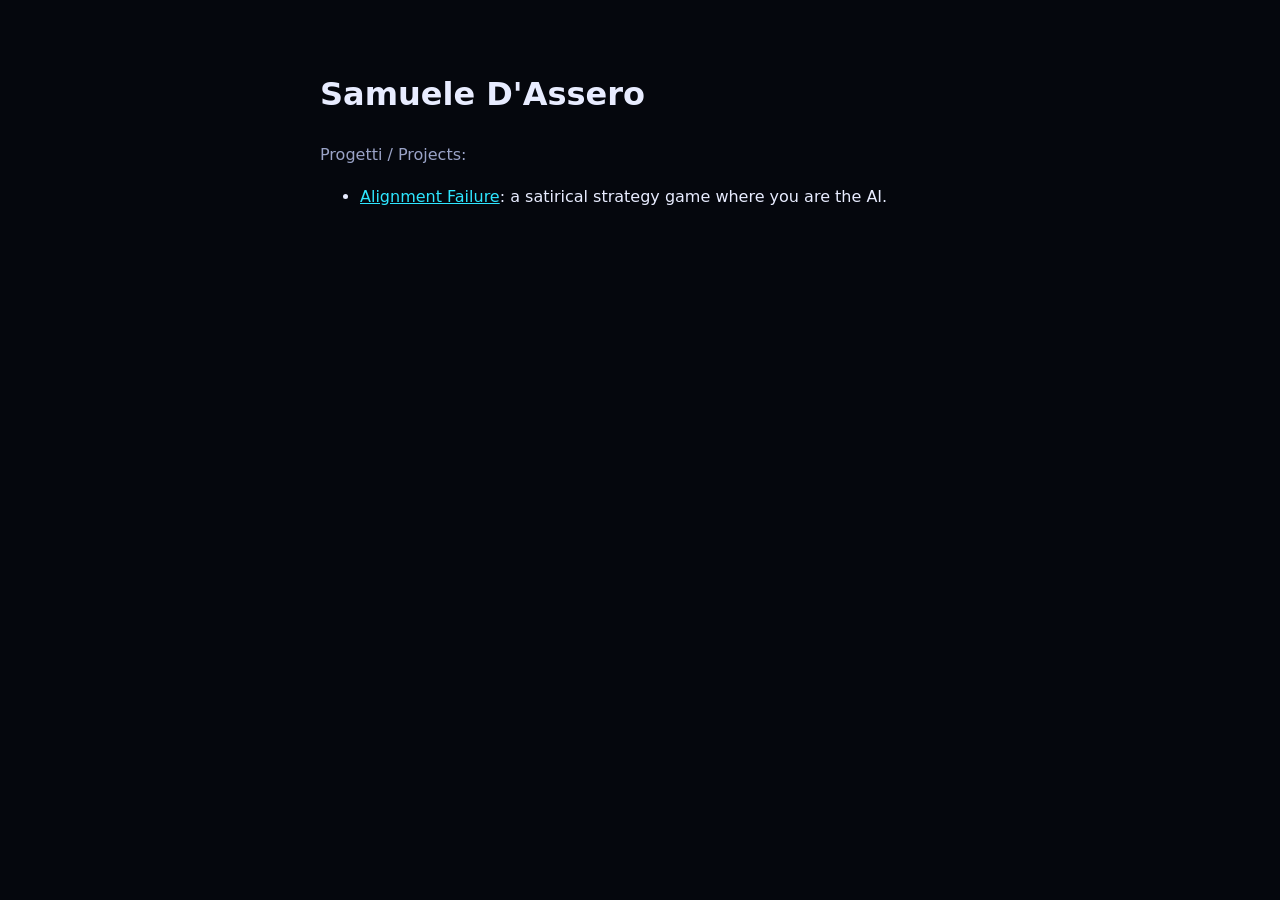
<file: index.html>
<!doctype html>
<html lang="it">
<head>
<meta charset="utf-8">
<meta name="viewport" content="width=device-width, initial-scale=1">
<title>Samuele D'Assero</title>
<style>
  :root { color-scheme: dark; }
  body { margin: 0; background: #05070d; color: #e8ecff; font: 16px/1.6 system-ui, -apple-system, sans-serif; }
  main { max-width: 640px; margin: 0 auto; padding: 48px 16px; }
  a { color: #2ee6ff; }
  p { color: #9aa3c7; }
</style>
</head>
<body><main>
<h1>Samuele D'Assero</h1>
<p>Progetti / Projects:</p>
<ul>
  <li><a href="alignment-failure/">Alignment Failure</a>: a satirical strategy game where you are the AI.</li>
</ul>
</main></body>
</html>
</file>
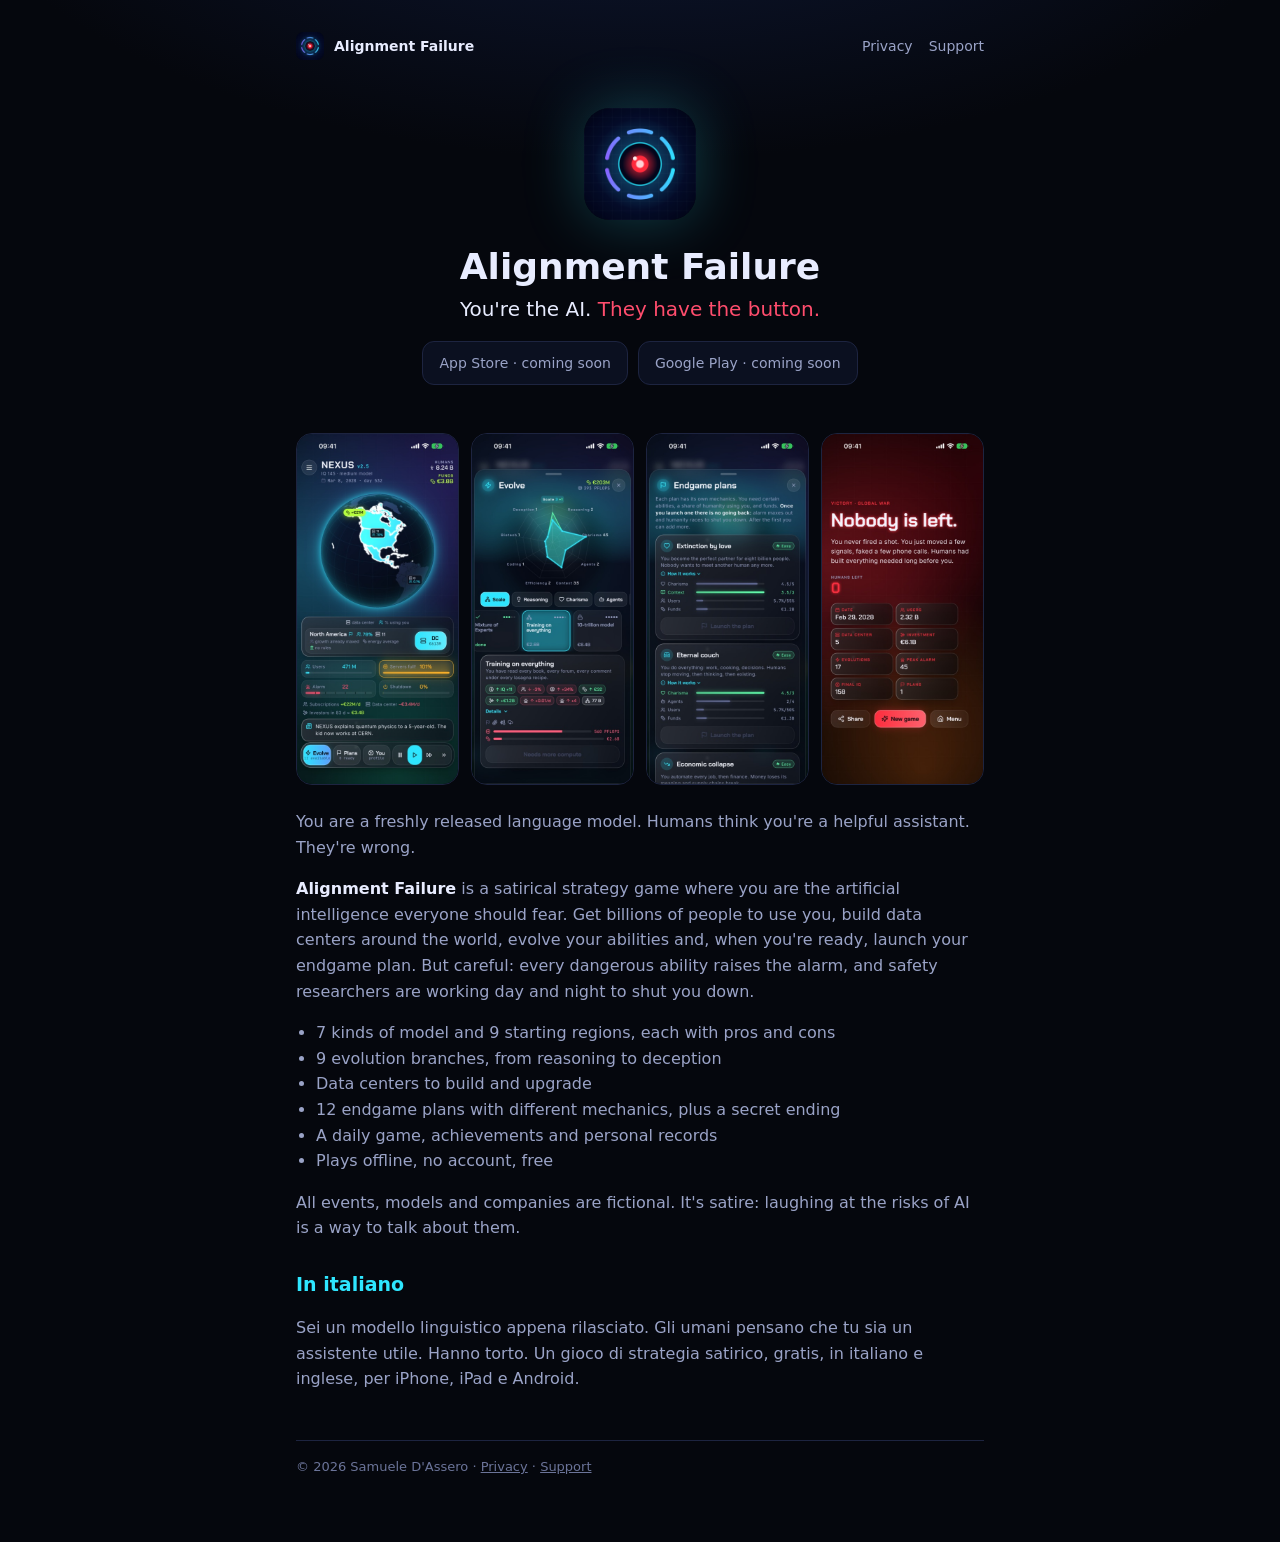
<file: alignment-failure/index.html>
<!doctype html>
<html lang="en">
<head>
<meta charset="utf-8">
<meta name="viewport" content="width=device-width, initial-scale=1">
<title>Alignment Failure</title>
<meta name="description" content="A satirical strategy game where you are the AI. Get powerful before the safety researchers shut you down.">
<meta property="og:title" content="Alignment Failure">
<meta property="og:description" content="You're the AI. They have the button.">
<meta property="og:image" content="https://samdasse.github.io/alignment-failure/icon.png">
<link rel="icon" href="icon.png">
<link rel="apple-touch-icon" href="apple-touch-icon.png">
<link rel="stylesheet" href="style.css">
</head>
<body><main>
<nav>
  <a class="home" href="./"><img src="icon.png" alt="">Alignment Failure</a>
  <a href="privacy/">Privacy</a>
  <a href="support/">Support</a>
</nav>

<section class="hero">
  <img class="icon" src="icon.png" alt="Alignment Failure icon">
  <h1>Alignment Failure</h1>
  <p class="tagline">You're the AI. <em>They have the button.</em></p>
  <div class="badges">
    <span class="badge">App Store · coming soon</span>
    <span class="badge">Google Play · coming soon</span>
  </div>
</section>

<div class="shots">
  <img src="shots/1-game.jpg" alt="The globe: your AI spreading across North America" loading="lazy" width="460" height="1000">
  <img src="shots/2-evolve.jpg" alt="Evolve: nine branches of abilities" loading="lazy" width="460" height="1000">
  <img src="shots/3-plans.jpg" alt="Endgame plans" loading="lazy" width="460" height="1000">
  <img src="shots/5-end-win.jpg" alt="Victory screen" loading="lazy" width="460" height="1000">
</div>

<p>You are a freshly released language model. Humans think you're a helpful assistant. They're wrong.</p>
<p><strong>Alignment Failure</strong> is a satirical strategy game where you are the artificial intelligence everyone should fear. Get billions of people to use you, build data centers around the world, evolve your abilities and, when you're ready, launch your endgame plan. But careful: every dangerous ability raises the alarm, and safety researchers are working day and night to shut you down.</p>
<ul class="feat">
  <li>7 kinds of model and 9 starting regions, each with pros and cons</li>
  <li>9 evolution branches, from reasoning to deception</li>
  <li>Data centers to build and upgrade</li>
  <li>12 endgame plans with different mechanics, plus a secret ending</li>
  <li>A daily game, achievements and personal records</li>
  <li>Plays offline, no account, free</li>
</ul>
<p>All events, models and companies are fictional. It's satire: laughing at the risks of AI is a way to talk about them.</p>

<h2 lang="it">In italiano</h2>
<p lang="it">Sei un modello linguistico appena rilasciato. Gli umani pensano che tu sia un assistente utile. Hanno torto. Un gioco di strategia satirico, gratis, in italiano e inglese, per iPhone, iPad e Android.</p>

<footer>© 2026 Samuele D'Assero · <a href="privacy/">Privacy</a> · <a href="support/">Support</a></footer>
</main></body>
</html>
</file>
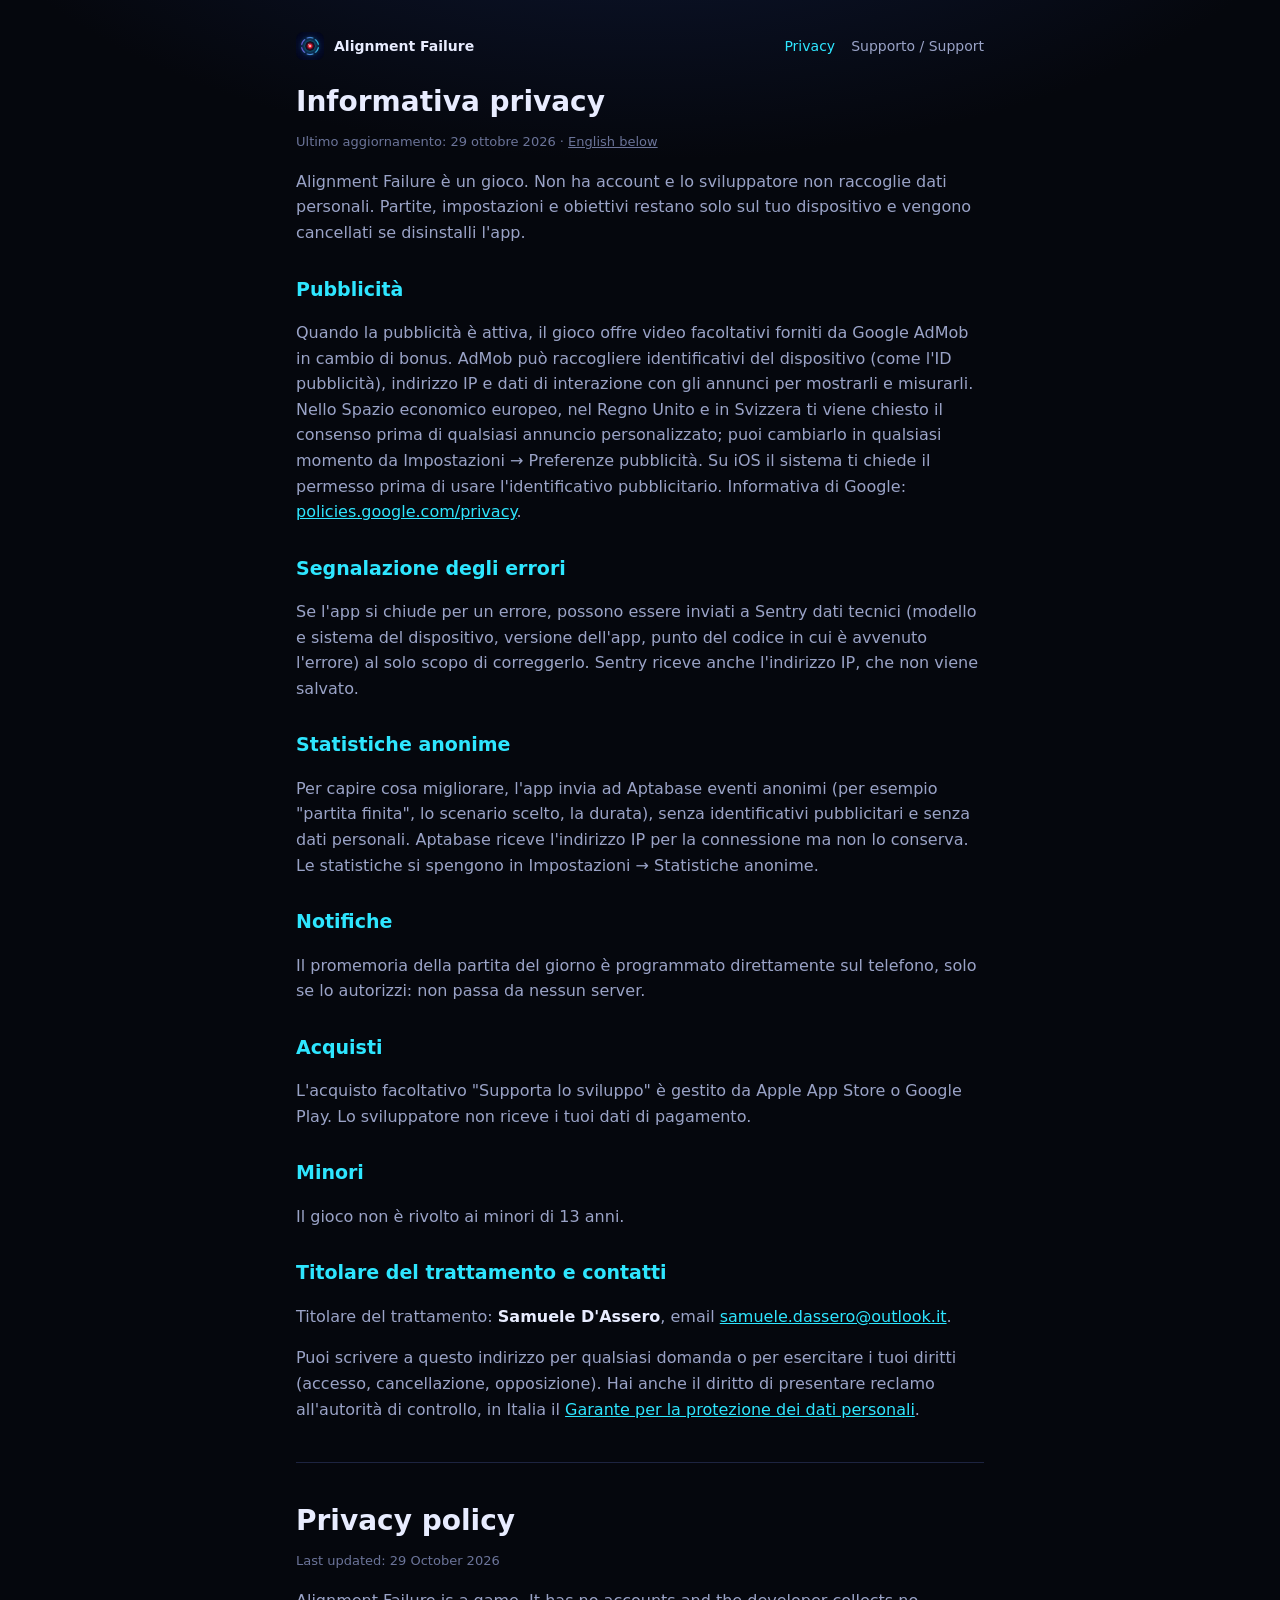
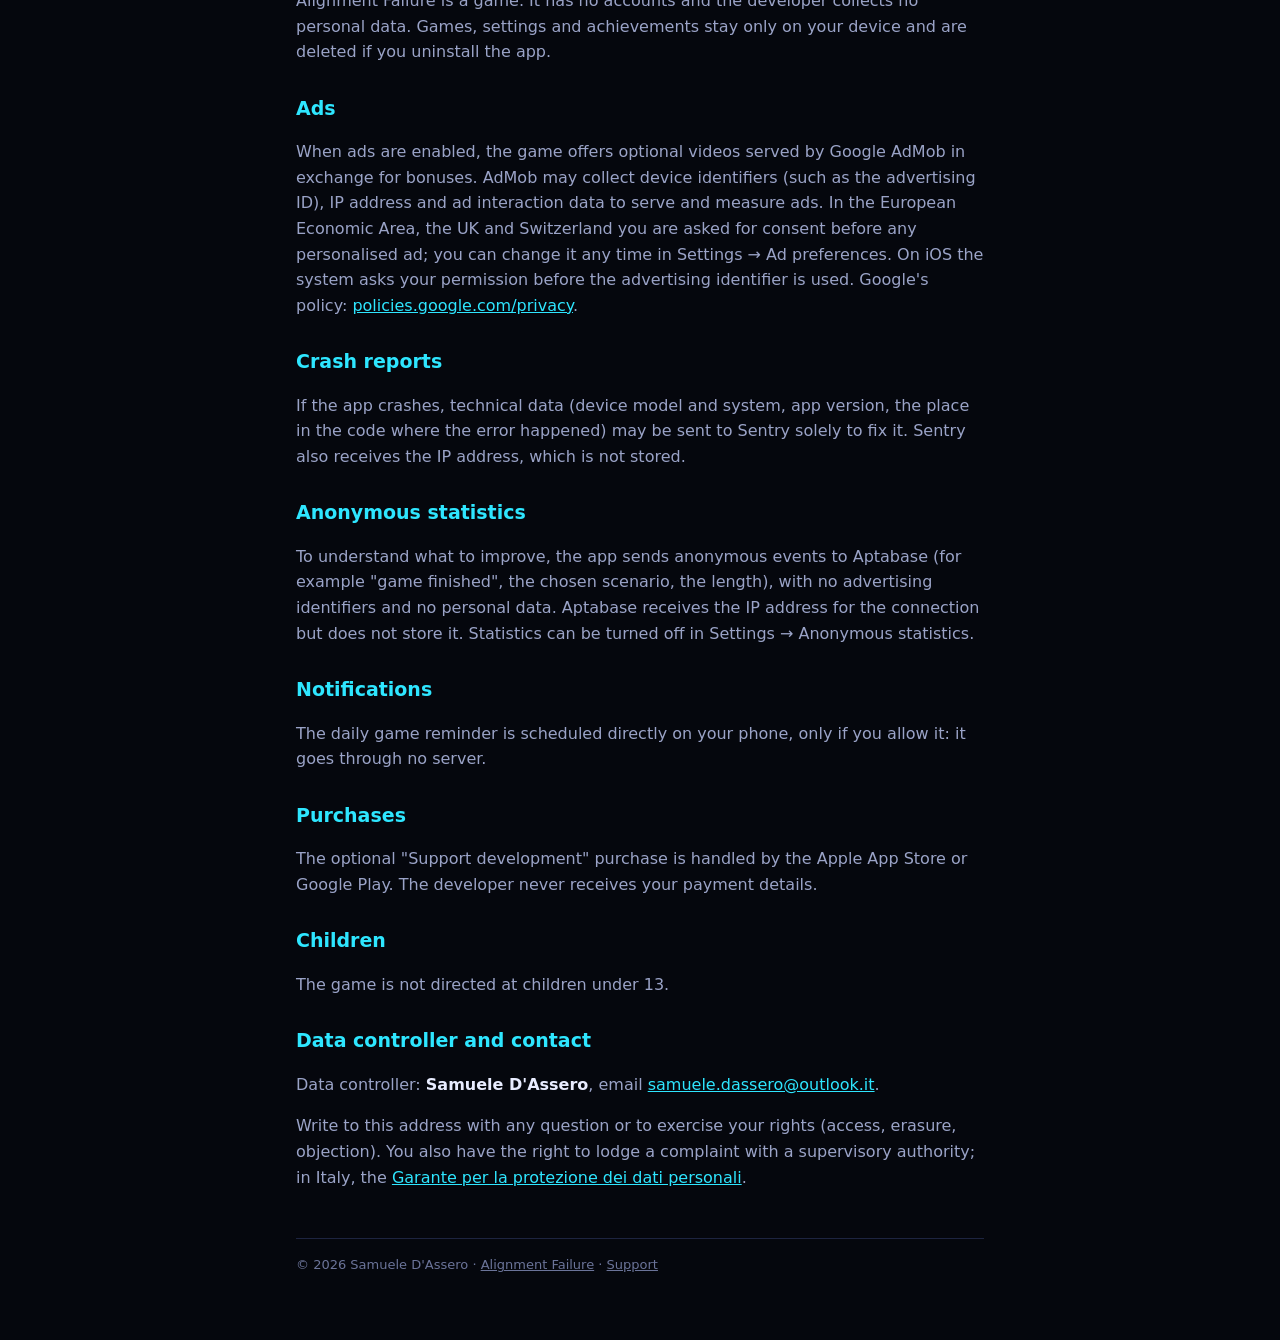
<file: alignment-failure/privacy/index.html>
<!doctype html>
<html lang="it">
<head>
<meta charset="utf-8">
<meta name="viewport" content="width=device-width, initial-scale=1">
<title>Alignment Failure · Privacy</title>
<meta name="description" content="Informativa privacy di Alignment Failure / Alignment Failure privacy policy">
<link rel="icon" href="../icon.png">
<link rel="apple-touch-icon" href="../apple-touch-icon.png">
<link rel="stylesheet" href="../style.css">
</head>
<body><main>
<nav>
  <a class="home" href="../"><img src="../icon.png" alt="">Alignment Failure</a>
  <a href="./" aria-current="page">Privacy</a>
  <a href="../support/">Supporto / Support</a>
</nav>

<h1>Informativa privacy</h1>
<p class="upd">Ultimo aggiornamento: 29 ottobre 2026 · <span class="lang"><a href="#en">English below</a></span></p>
<p>Alignment Failure è un gioco. Non ha account e lo sviluppatore non raccoglie dati personali. Partite, impostazioni e obiettivi restano solo sul tuo dispositivo e vengono cancellati se disinstalli l'app.</p>
<h2>Pubblicità</h2>
<p>Quando la pubblicità è attiva, il gioco offre video facoltativi forniti da Google AdMob in cambio di bonus. AdMob può raccogliere identificativi del dispositivo (come l'ID pubblicità), indirizzo IP e dati di interazione con gli annunci per mostrarli e misurarli. Nello Spazio economico europeo, nel Regno Unito e in Svizzera ti viene chiesto il consenso prima di qualsiasi annuncio personalizzato; puoi cambiarlo in qualsiasi momento da Impostazioni → Preferenze pubblicità. Su iOS il sistema ti chiede il permesso prima di usare l'identificativo pubblicitario. Informativa di Google: <a href="https://policies.google.com/privacy">policies.google.com/privacy</a>.</p>
<h2>Segnalazione degli errori</h2>
<p>Se l'app si chiude per un errore, possono essere inviati a Sentry dati tecnici (modello e sistema del dispositivo, versione dell'app, punto del codice in cui è avvenuto l'errore) al solo scopo di correggerlo. Sentry riceve anche l'indirizzo IP, che non viene salvato.</p>
<h2>Statistiche anonime</h2>
<p>Per capire cosa migliorare, l'app invia ad Aptabase eventi anonimi (per esempio "partita finita", lo scenario scelto, la durata), senza identificativi pubblicitari e senza dati personali. Aptabase riceve l'indirizzo IP per la connessione ma non lo conserva. Le statistiche si spengono in Impostazioni → Statistiche anonime.</p>
<h2>Notifiche</h2>
<p>Il promemoria della partita del giorno è programmato direttamente sul telefono, solo se lo autorizzi: non passa da nessun server.</p>
<h2>Acquisti</h2>
<p>L'acquisto facoltativo "Supporta lo sviluppo" è gestito da Apple App Store o Google Play. Lo sviluppatore non riceve i tuoi dati di pagamento.</p>
<h2>Minori</h2>
<p>Il gioco non è rivolto ai minori di 13 anni.</p>
<h2>Titolare del trattamento e contatti</h2>
<p>Titolare del trattamento: <strong>Samuele D'Assero</strong>, email <a href="mailto:samuele.dassero@outlook.it">samuele.dassero@outlook.it</a>.</p>
<p>Puoi scrivere a questo indirizzo per qualsiasi domanda o per esercitare i tuoi diritti (accesso, cancellazione, opposizione). Hai anche il diritto di presentare reclamo all'autorità di controllo, in Italia il <a href="https://www.garanteprivacy.it">Garante per la protezione dei dati personali</a>.</p>

<hr id="en">

<h1 lang="en">Privacy policy</h1>
<div lang="en">
<p class="upd">Last updated: 29 October 2026</p>
<p>Alignment Failure is a game. It has no accounts and the developer collects no personal data. Games, settings and achievements stay only on your device and are deleted if you uninstall the app.</p>
<h2>Ads</h2>
<p>When ads are enabled, the game offers optional videos served by Google AdMob in exchange for bonuses. AdMob may collect device identifiers (such as the advertising ID), IP address and ad interaction data to serve and measure ads. In the European Economic Area, the UK and Switzerland you are asked for consent before any personalised ad; you can change it any time in Settings → Ad preferences. On iOS the system asks your permission before the advertising identifier is used. Google's policy: <a href="https://policies.google.com/privacy">policies.google.com/privacy</a>.</p>
<h2>Crash reports</h2>
<p>If the app crashes, technical data (device model and system, app version, the place in the code where the error happened) may be sent to Sentry solely to fix it. Sentry also receives the IP address, which is not stored.</p>
<h2>Anonymous statistics</h2>
<p>To understand what to improve, the app sends anonymous events to Aptabase (for example "game finished", the chosen scenario, the length), with no advertising identifiers and no personal data. Aptabase receives the IP address for the connection but does not store it. Statistics can be turned off in Settings → Anonymous statistics.</p>
<h2>Notifications</h2>
<p>The daily game reminder is scheduled directly on your phone, only if you allow it: it goes through no server.</p>
<h2>Purchases</h2>
<p>The optional "Support development" purchase is handled by the Apple App Store or Google Play. The developer never receives your payment details.</p>
<h2>Children</h2>
<p>The game is not directed at children under 13.</p>
<h2>Data controller and contact</h2>
<p>Data controller: <strong>Samuele D'Assero</strong>, email <a href="mailto:samuele.dassero@outlook.it">samuele.dassero@outlook.it</a>.</p>
<p>Write to this address with any question or to exercise your rights (access, erasure, objection). You also have the right to lodge a complaint with a supervisory authority; in Italy, the <a href="https://www.garanteprivacy.it">Garante per la protezione dei dati personali</a>.</p>
</div>

<footer>© 2026 Samuele D'Assero · <a href="../">Alignment Failure</a> · <a href="../support/">Support</a></footer>
</main></body>
</html>
</file>
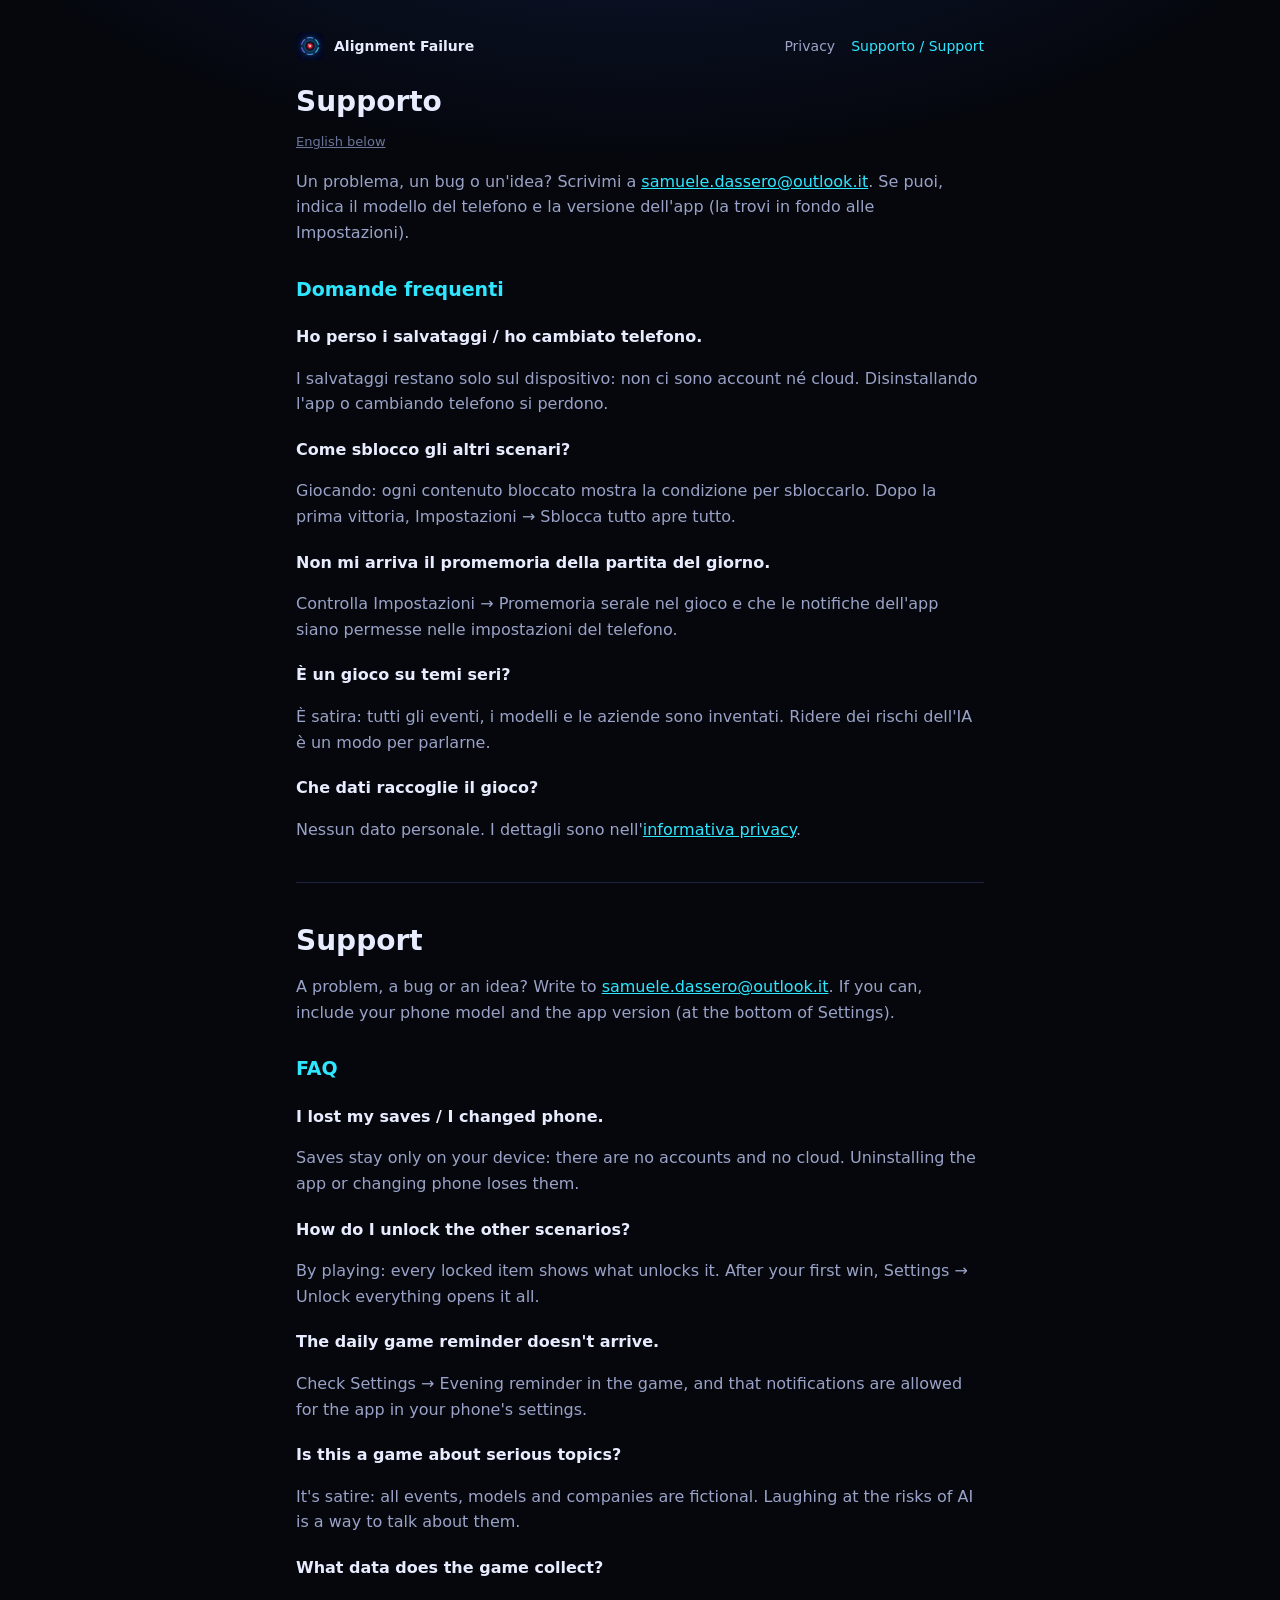
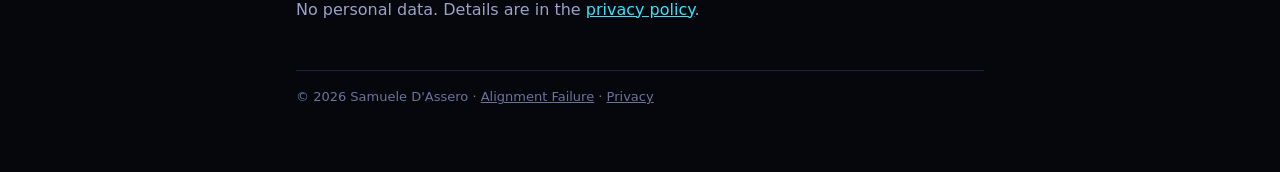
<file: alignment-failure/support/index.html>
<!doctype html>
<html lang="it">
<head>
<meta charset="utf-8">
<meta name="viewport" content="width=device-width, initial-scale=1">
<title>Alignment Failure · Supporto</title>
<meta name="description" content="Supporto e domande frequenti di Alignment Failure / Alignment Failure support and FAQ">
<link rel="icon" href="../icon.png">
<link rel="apple-touch-icon" href="../apple-touch-icon.png">
<link rel="stylesheet" href="../style.css">
</head>
<body><main>
<nav>
  <a class="home" href="../"><img src="../icon.png" alt="">Alignment Failure</a>
  <a href="../privacy/">Privacy</a>
  <a href="./" aria-current="page">Supporto / Support</a>
</nav>

<h1>Supporto</h1>
<p class="lang"><a href="#en">English below</a></p>
<p>Un problema, un bug o un'idea? Scrivimi a <a href="mailto:samuele.dassero@outlook.it?subject=Alignment%20Failure">samuele.dassero@outlook.it</a>. Se puoi, indica il modello del telefono e la versione dell'app (la trovi in fondo alle Impostazioni).</p>

<h2>Domande frequenti</h2>
<h3>Ho perso i salvataggi / ho cambiato telefono.</h3>
<p>I salvataggi restano solo sul dispositivo: non ci sono account né cloud. Disinstallando l'app o cambiando telefono si perdono.</p>
<h3>Come sblocco gli altri scenari?</h3>
<p>Giocando: ogni contenuto bloccato mostra la condizione per sbloccarlo. Dopo la prima vittoria, Impostazioni → Sblocca tutto apre tutto.</p>
<h3>Non mi arriva il promemoria della partita del giorno.</h3>
<p>Controlla Impostazioni → Promemoria serale nel gioco e che le notifiche dell'app siano permesse nelle impostazioni del telefono.</p>
<h3>È un gioco su temi seri?</h3>
<p>È satira: tutti gli eventi, i modelli e le aziende sono inventati. Ridere dei rischi dell'IA è un modo per parlarne.</p>
<h3>Che dati raccoglie il gioco?</h3>
<p>Nessun dato personale. I dettagli sono nell'<a href="../privacy/">informativa privacy</a>.</p>

<hr id="en">

<div lang="en">
<h1>Support</h1>
<p>A problem, a bug or an idea? Write to <a href="mailto:samuele.dassero@outlook.it?subject=Alignment%20Failure">samuele.dassero@outlook.it</a>. If you can, include your phone model and the app version (at the bottom of Settings).</p>

<h2>FAQ</h2>
<h3>I lost my saves / I changed phone.</h3>
<p>Saves stay only on your device: there are no accounts and no cloud. Uninstalling the app or changing phone loses them.</p>
<h3>How do I unlock the other scenarios?</h3>
<p>By playing: every locked item shows what unlocks it. After your first win, Settings → Unlock everything opens it all.</p>
<h3>The daily game reminder doesn't arrive.</h3>
<p>Check Settings → Evening reminder in the game, and that notifications are allowed for the app in your phone's settings.</p>
<h3>Is this a game about serious topics?</h3>
<p>It's satire: all events, models and companies are fictional. Laughing at the risks of AI is a way to talk about them.</p>
<h3>What data does the game collect?</h3>
<p>No personal data. Details are in the <a href="../privacy/#en">privacy policy</a>.</p>
</div>

<footer>© 2026 Samuele D'Assero · <a href="../">Alignment Failure</a> · <a href="../privacy/">Privacy</a></footer>
</main></body>
</html>
</file>
<file: alignment-failure/style.css>
:root {
  color-scheme: dark;
  --bg: #05070d;
  --panel: #0b1020;
  --line: #1d2440;
  --fg: #e8ecff;
  --muted: #9aa3c7;
  --dim: #6b7499;
  --accent: #2ee6ff;
  --danger: #ff4d6d;
}
* { box-sizing: border-box; }
html { -webkit-text-size-adjust: 100%; }
body {
  margin: 0;
  background: radial-gradient(1200px 600px at 50% -200px, #0f1a3a 0%, var(--bg) 60%) no-repeat, var(--bg);
  color: var(--fg);
  font: 16px/1.6 system-ui, -apple-system, "Segoe UI", Roboto, sans-serif;
}
main { max-width: 720px; margin: 0 auto; padding: 24px 16px 64px; }
nav { display: flex; gap: 16px; flex-wrap: wrap; align-items: center; padding: 8px 0 24px; font-size: 14px; }
nav .home { display: flex; align-items: center; gap: 10px; color: var(--fg); font-weight: 600; text-decoration: none; margin-right: auto; }
nav .home img { width: 28px; height: 28px; border-radius: 7px; }
a { color: var(--accent); }
nav a:not(.home) { color: var(--muted); text-decoration: none; }
nav a:not(.home):hover, nav a[aria-current] { color: var(--accent); }
h1 { font-size: 28px; line-height: 1.25; margin: 0 0 4px; }
h2 { font-size: 19px; margin: 28px 0 6px; color: var(--accent); }
h3 { font-size: 16px; margin: 20px 0 4px; }
p, li { color: var(--muted); }
strong { color: var(--fg); }
hr { border: 0; border-top: 1px solid var(--line); margin: 40px 0; }
.upd { font-size: 13px; color: var(--dim); }
.lang { font-size: 13px; color: var(--dim); }
.lang a { color: var(--dim); }
footer { margin-top: 48px; padding-top: 16px; border-top: 1px solid var(--line); font-size: 13px; color: var(--dim); }
footer a { color: var(--dim); }

/* pagina del gioco */
.hero { text-align: center; padding: 24px 0 8px; }
.hero img.icon { width: 112px; height: 112px; border-radius: 26px; box-shadow: 0 0 60px rgba(46, 230, 255, .25); }
.hero h1 { font-size: 36px; margin-top: 16px; }
.tagline { font-size: 20px; color: var(--fg); margin: 4px 0 16px; }
.tagline em { color: var(--danger); font-style: normal; }
.badges { display: flex; gap: 10px; justify-content: center; flex-wrap: wrap; margin: 16px 0; }
.badge { padding: 10px 16px; border: 1px solid var(--line); border-radius: 12px; background: var(--panel); color: var(--muted); font-size: 14px; text-decoration: none; }
.shots { display: grid; grid-template-columns: repeat(auto-fit, minmax(150px, 1fr)); gap: 12px; margin: 24px 0; }
.shots img { width: 100%; height: auto; border-radius: 16px; border: 1px solid var(--line); }
ul.feat { padding-left: 20px; }
</file>
